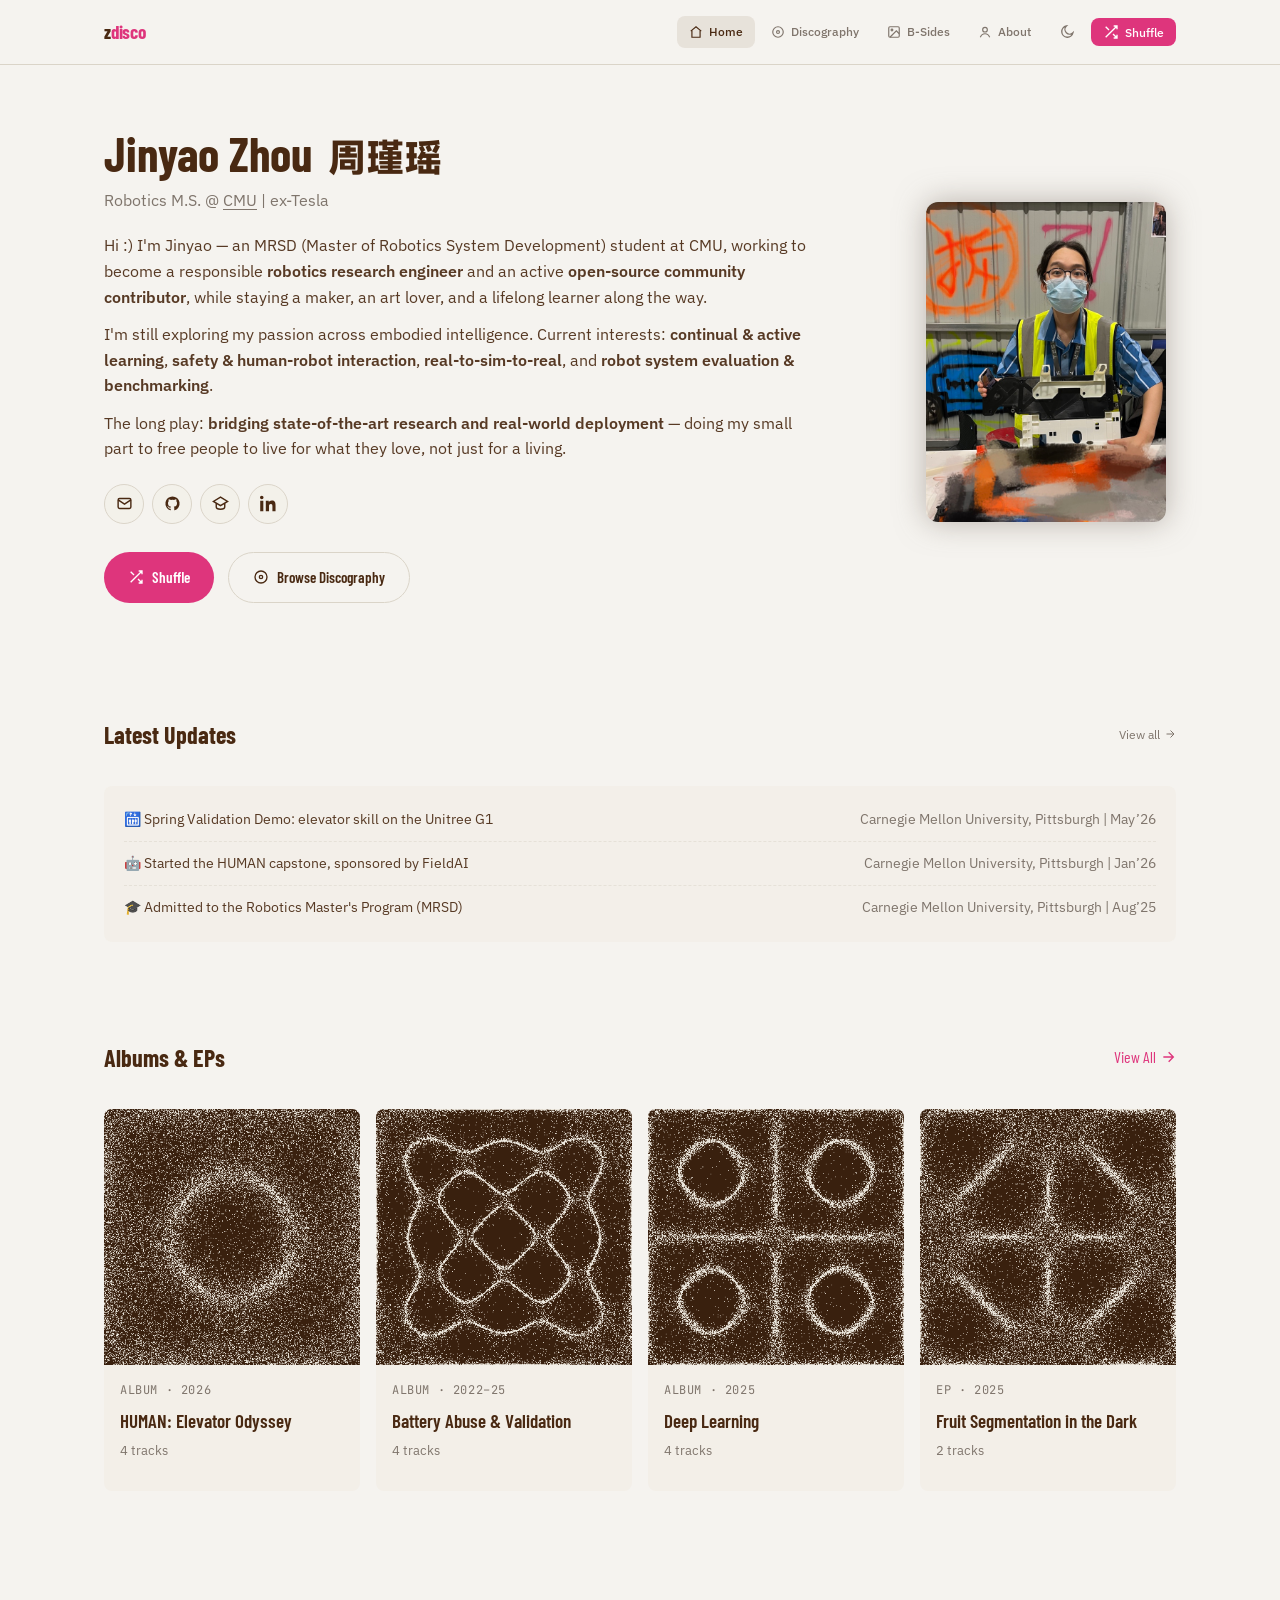
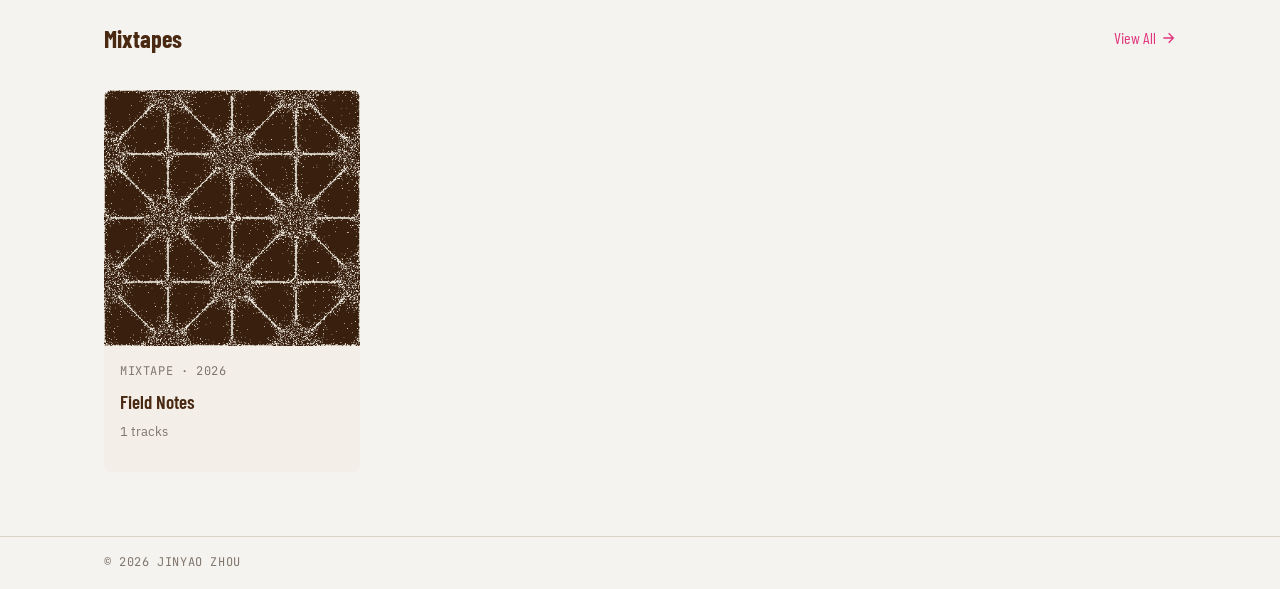
<file: index.html>
<!doctype html>
<html lang="en">
<head>
<meta charset="utf-8">
<meta name="viewport" content="width=device-width, initial-scale=1">
<title>Jinyao Zhou — Robotics Engineer</title>
<meta name="description" content="Jinyao Zhou — robotics engineer at CMU. Humanoid loco-manipulation, real-robot validation, and a discography of everything learned along the way.">
<script>try{var s=localStorage.getItem("theme");if(s?s==="dark":matchMedia("(prefers-color-scheme: dark)").matches)document.documentElement.classList.add("dark")}catch(e){}</script>
<link rel="preconnect" href="https://fonts.googleapis.com">
<link rel="preconnect" href="https://fonts.gstatic.com" crossorigin>
<link href="https://fonts.googleapis.com/css2?family=Barlow:wght@400;500;600;700&family=Barlow+Condensed:wght@400;500;600;700&family=IBM+Plex+Sans:wght@400;500;600&family=JetBrains+Mono:wght@400;500&display=swap" rel="stylesheet">
<link rel="stylesheet" href="assets/style.css">
<link rel="icon" href="data:image/svg+xml,<svg xmlns='http://www.w3.org/2000/svg' viewBox='0 0 100 100'><circle cx='50' cy='50' r='46' fill='%23171310'/><circle cx='50' cy='50' r='30' fill='none' stroke='%23e0388a' stroke-width='4'/><circle cx='50' cy='50' r='8' fill='%23e0388a'/></svg>">
</head>
<body>
<nav class="nav">
  <div class="container wide nav-in">
    <a class="logo" href="index.html">z<span>disco</span></a>
    <div class="nav-right">
      <a class="nav-link" aria-current="page" href="index.html"><svg viewBox="0 0 24 24" fill="none" stroke="currentColor" stroke-width="2"><path d="M3 10.5 12 3l9 7.5"/><path d="M5 9.5V21h14V9.5"/></svg><span class="lbl">Home</span></a>
      <a class="nav-link" href="discography.html"><svg viewBox="0 0 24 24" fill="none" stroke="currentColor" stroke-width="2"><circle cx="12" cy="12" r="9"/><circle cx="12" cy="12" r="2.5"/></svg><span class="lbl">Discography</span></a>
      <a class="nav-link" href="bsides.html"><svg viewBox="0 0 24 24" fill="none" stroke="currentColor" stroke-width="2"><rect x="3" y="3" width="18" height="18" rx="2"/><circle cx="8.5" cy="8.5" r="1.5"/><path d="m21 15-5-5L5 21"/></svg><span class="lbl">B-Sides</span></a>
      <a class="nav-link" href="about.html"><svg viewBox="0 0 24 24" fill="none" stroke="currentColor" stroke-width="2"><circle cx="12" cy="8" r="4"/><path d="M4 21c1.5-4 4.5-6 8-6s6.5 2 8 6"/></svg><span class="lbl">About</span></a>
      <button class="icon-btn" onclick="toggleTheme()" aria-label="Toggle theme">
        <svg class="icon-sun" viewBox="0 0 24 24" fill="none" stroke="currentColor" stroke-width="2"><circle cx="12" cy="12" r="4"/><path d="M12 2v2m0 16v2M4.9 4.9l1.4 1.4m11.4 11.4 1.4 1.4M2 12h2m16 0h2M4.9 19.1l1.4-1.4M17.7 6.3l1.4-1.4"/></svg>
        <svg class="icon-moon" viewBox="0 0 24 24" fill="none" stroke="currentColor" stroke-width="2"><path d="M21 13A8.5 8.5 0 1 1 11 3a7 7 0 0 0 10 10z"/></svg>
      </button>
      <button class="nav-shuffle" onclick="shuffle()"><svg viewBox="0 0 24 24" fill="none" stroke="currentColor" stroke-width="2"><path d="M16 3h5v5M4 20 21 3M21 16v5h-5M15 15l6 6M4 4l5 5"/></svg><span class="lbl">Shuffle</span></button>
    </div>
  </div>
</nav>

<main>
  <!-- hero: academic intro -->
  <section class="hero">
    <div class="container wide hero-in">
      <div class="fade-in">
        <h1>Jinyao Zhou <span class="zh">周瑾瑶</span></h1>
        <p class="role">Robotics M.S. @ <a href="https://www.ri.cmu.edu/" target="_blank" rel="noopener">CMU</a> | ex-Tesla</p>
        <p class="bio">
          Hi :) I'm Jinyao — an MRSD (Master of Robotics System Development) student at CMU,
          working to become a responsible <strong>robotics research engineer</strong> and an active
          <strong>open-source community contributor</strong>, while staying a maker, an art
          lover, and a lifelong learner along the way.
        </p>
        <p class="bio">
          I'm still exploring my passion across embodied intelligence. Current interests:
          <strong>continual &amp; active learning</strong>, <strong>safety &amp; human-robot
          interaction</strong>, <strong>real-to-sim-to-real</strong>, and <strong>robot system
          evaluation &amp; benchmarking</strong>.
        </p>
        <p class="bio">
          The long play: <strong>bridging state-of-the-art research and real-world
          deployment</strong> — doing my small part to free people to live for what they love,
          not just for a living.
        </p>
        <div class="hero-links">
          <a class="chip" aria-label="Email" title="Email" href="mailto:jinyaozh@cs.cmu.edu"><svg viewBox="0 0 24 24" fill="none" stroke="currentColor" stroke-width="2"><rect x="3" y="5" width="18" height="14" rx="2"/><path d="m3 7 9 6 9-6"/></svg></a>
          <a class="chip" aria-label="GitHub" title="GitHub" href="https://github.com/kaleido-jean" target="_blank" rel="noopener"><svg viewBox="0 0 24 24" fill="currentColor"><path d="M12 2a10 10 0 0 0-3.16 19.49c.5.09.68-.22.68-.48v-1.7c-2.78.6-3.37-1.34-3.37-1.34-.45-1.16-1.11-1.47-1.11-1.47-.9-.62.07-.6.07-.6 1 .07 1.53 1.03 1.53 1.03.89 1.52 2.34 1.08 2.91.83.09-.65.35-1.09.63-1.34-2.22-.25-4.55-1.11-4.55-4.94 0-1.09.39-1.98 1.03-2.68-.1-.25-.45-1.27.1-2.64 0 0 .84-.27 2.75 1.02a9.56 9.56 0 0 1 5 0c1.91-1.29 2.75-1.02 2.75-1.02.55 1.37.2 2.39.1 2.64.64.7 1.03 1.59 1.03 2.68 0 3.84-2.34 4.68-4.57 4.93.36.31.68.92.68 1.85V21c0 .27.18.58.69.48A10 10 0 0 0 12 2z"/></svg></a>
          <a class="chip" aria-label="Google Scholar" title="Google Scholar (TODO)" href="#"><svg viewBox="0 0 24 24" fill="none" stroke="currentColor" stroke-width="2"><path d="M12 3 2 9l10 6 10-6-10-6z"/><path d="M6 11.5V17c0 1.7 2.7 3 6 3s6-1.3 6-3v-5.5"/></svg></a>
          <a class="chip" aria-label="LinkedIn" title="LinkedIn" href="https://www.linkedin.com/in/jinyao-zhou-a4422336a/" target="_blank" rel="noopener"><svg viewBox="0 0 24 24" fill="currentColor"><path d="M4.98 3.5A2.49 2.49 0 0 1 2.5 6 2.49 2.49 0 0 1 0 3.5C0 2.12 1.12 1 2.5 1s2.48 1.12 2.48 2.5zM.3 8.2h4.4V23H.3zM8.2 8.2h4.2v2h.06c.59-1.1 2.03-2.27 4.18-2.27 4.47 0 5.3 2.94 5.3 6.77V23h-4.4v-6.7c0-1.6-.03-3.66-2.23-3.66-2.24 0-2.58 1.74-2.58 3.54V23H8.2z"/></svg></a>
        </div>
        <div class="hero-ctas">
          <button class="btn-pill primary" onclick="shuffle()"><svg viewBox="0 0 24 24" fill="none" stroke="currentColor" stroke-width="2"><path d="M16 3h5v5M4 20 21 3M21 16v5h-5M15 15l6 6M4 4l5 5"/></svg>Shuffle</button>
          <a class="btn-pill outline" href="discography.html"><svg viewBox="0 0 24 24" fill="none" stroke="currentColor" stroke-width="2"><circle cx="12" cy="12" r="9"/><circle cx="12" cy="12" r="2.5"/></svg>Browse Discography</a>
        </div>
      </div>
      <div class="hero-photo fade-in d2">
        <img src="assets/profile.jpg" alt="Portrait of Jinyao Zhou">
      </div>
    </div>
  </section>

  <!-- Latest Updates -->
  <section class="block">
    <div class="container wide">
      <div class="sec-head">
        <h2>Latest Updates</h2>
        <a class="more xs" href="about.html">View all <svg viewBox="0 0 24 24" fill="none" stroke="currentColor" stroke-width="2" style="width:12px;height:12px"><path d="M5 12h14M13 5l7 7-7 7"/></svg></a>
      </div>
      <div class="updates" data-updates data-limit="3"></div>
    </div>
  </section>

  <!-- Albums & EPs: the projects -->
  <section class="block lg">
    <div class="container wide">
      <div class="sec-head">
        <h2>Albums &amp; EPs</h2>
        <a class="more" href="discography.html">View All <svg viewBox="0 0 24 24" fill="none" stroke="currentColor" stroke-width="2"><path d="M5 12h14M13 5l7 7-7 7"/></svg></a>
      </div>
      <div class="grid-albums" data-albums="4" data-types="album,ep"></div>
    </div>
  </section>

  <!-- Mixtapes: casual notes & essays -->
  <section class="block lg">
    <div class="container wide">
      <div class="sec-head">
        <h2>Mixtapes</h2>
        <a class="more" href="discography.html">View All <svg viewBox="0 0 24 24" fill="none" stroke="currentColor" stroke-width="2"><path d="M5 12h14M13 5l7 7-7 7"/></svg></a>
      </div>
      <div class="grid-albums" data-albums="4" data-types="mixtape" data-empty-hide></div>
    </div>
  </section>

  <!-- B-Sides preview: photos & artworks -->
  <section class="block lg">
    <div class="container wide">
      <div class="sec-head">
        <h2>B-Sides</h2>
        <a class="more" href="bsides.html">Gallery <svg viewBox="0 0 24 24" fill="none" stroke="currentColor" stroke-width="2"><path d="M5 12h14M13 5l7 7-7 7"/></svg></a>
      </div>
      <div class="grid-photos" data-photos data-empty-hide></div>
    </div>
  </section>
</main>

<footer class="site">
  <div class="container wide">
    <span class="metadata">© 2026 Jinyao Zhou</span>
  </div>
</footer>

<script src="assets/albums.js"></script>
<script src="assets/site.js"></script>
<script src="assets/chladni.js"></script>
</body>
</html>
</file>
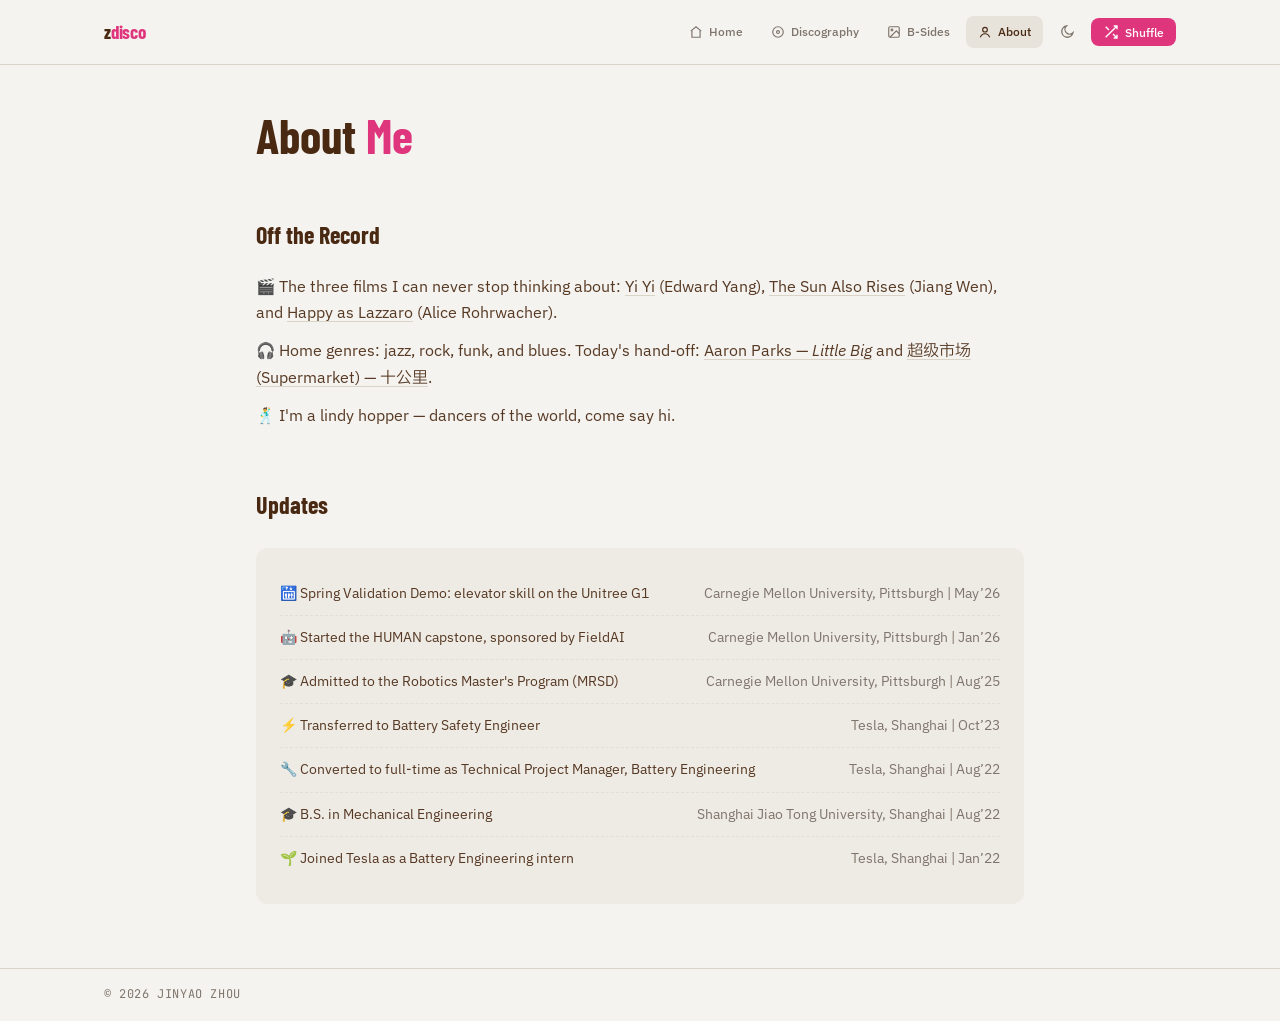
<file: about.html>
<!doctype html>
<html lang="en">
<head>
<meta charset="utf-8">
<meta name="viewport" content="width=device-width, initial-scale=1">
<title>About — Jinyao Zhou</title>
<script>try{var s=localStorage.getItem("theme");if(s?s==="dark":matchMedia("(prefers-color-scheme: dark)").matches)document.documentElement.classList.add("dark")}catch(e){}</script>
<link rel="preconnect" href="https://fonts.googleapis.com">
<link rel="preconnect" href="https://fonts.gstatic.com" crossorigin>
<link href="https://fonts.googleapis.com/css2?family=Barlow:wght@400;500;600;700&family=Barlow+Condensed:wght@400;500;600;700&family=IBM+Plex+Sans:wght@400;500;600&family=JetBrains+Mono:wght@400;500&display=swap" rel="stylesheet">
<link rel="stylesheet" href="assets/style.css">
<link rel="icon" href="data:image/svg+xml,<svg xmlns='http://www.w3.org/2000/svg' viewBox='0 0 100 100'><circle cx='50' cy='50' r='46' fill='%23171310'/><circle cx='50' cy='50' r='30' fill='none' stroke='%23e0388a' stroke-width='4'/><circle cx='50' cy='50' r='8' fill='%23e0388a'/></svg>">
</head>
<body>
<nav class="nav">
  <div class="container wide nav-in">
    <a class="logo" href="index.html">z<span>disco</span></a>
    <div class="nav-right">
      <a class="nav-link" href="index.html"><svg viewBox="0 0 24 24" fill="none" stroke="currentColor" stroke-width="2"><path d="M3 10.5 12 3l9 7.5"/><path d="M5 9.5V21h14V9.5"/></svg><span class="lbl">Home</span></a>
      <a class="nav-link" href="discography.html"><svg viewBox="0 0 24 24" fill="none" stroke="currentColor" stroke-width="2"><circle cx="12" cy="12" r="9"/><circle cx="12" cy="12" r="2.5"/></svg><span class="lbl">Discography</span></a>
      <a class="nav-link" href="bsides.html"><svg viewBox="0 0 24 24" fill="none" stroke="currentColor" stroke-width="2"><rect x="3" y="3" width="18" height="18" rx="2"/><circle cx="8.5" cy="8.5" r="1.5"/><path d="m21 15-5-5L5 21"/></svg><span class="lbl">B-Sides</span></a>
      <a class="nav-link" aria-current="page" href="about.html"><svg viewBox="0 0 24 24" fill="none" stroke="currentColor" stroke-width="2"><circle cx="12" cy="8" r="4"/><path d="M4 21c1.5-4 4.5-6 8-6s6.5 2 8 6"/></svg><span class="lbl">About</span></a>
      <button class="icon-btn" onclick="toggleTheme()" aria-label="Toggle theme">
        <svg class="icon-sun" viewBox="0 0 24 24" fill="none" stroke="currentColor" stroke-width="2"><circle cx="12" cy="12" r="4"/><path d="M12 2v2m0 16v2M4.9 4.9l1.4 1.4m11.4 11.4 1.4 1.4M2 12h2m16 0h2M4.9 19.1l1.4-1.4M17.7 6.3l1.4-1.4"/></svg>
        <svg class="icon-moon" viewBox="0 0 24 24" fill="none" stroke="currentColor" stroke-width="2"><path d="M21 13A8.5 8.5 0 1 1 11 3a7 7 0 0 0 10 10z"/></svg>
      </button>
      <button class="nav-shuffle" onclick="shuffle()"><svg viewBox="0 0 24 24" fill="none" stroke="currentColor" stroke-width="2"><path d="M16 3h5v5M4 20 21 3M21 16v5h-5M15 15l6 6M4 4l5 5"/></svg><span class="lbl">Shuffle</span></button>
    </div>
  </div>
</nav>
<main>
  <div class="container narrow page-pad">
    <div class="about-prose fade-in">
      <h1>About <span class="text-gradient">Me</span></h1>
    </div>
    <div class="off-record fade-in d2">
      <h2>Off the Record</h2>
      <ul>
        <li>🎬 The three films I can never stop thinking about:
          <a href="https://letterboxd.com/film/yi-yi/" target="_blank" rel="noopener">Yi Yi</a> (Edward Yang),
          <a href="https://letterboxd.com/film/the-sun-also-rises-2007/" target="_blank" rel="noopener">The Sun Also Rises</a> (Jiang Wen),
          and <a href="https://letterboxd.com/film/happy-as-lazzaro/" target="_blank" rel="noopener">Happy as Lazzaro</a> (Alice Rohrwacher).</li>
        <li>🎧 Home genres: jazz, rock, funk, and blues. Today's hand-off:
          <a href="https://aaronparksmusic.bandcamp.com/album/little-big" target="_blank" rel="noopener">Aaron Parks — <em>Little Big</em></a>
          and <a href="https://open.spotify.com/track/6UT0sBozE2KPWdEX4pE7jv" target="_blank" rel="noopener">超级市场 (Supermarket) — 十公里</a>.</li>
        <li>🕺 I'm a lindy hopper — dancers of the world, come say hi.</li>
      </ul>
    </div>

    <div class="about-updates fade-in d3">
      <h2>Updates</h2>
      <div class="card" data-updates></div>
    </div>
  </div>
</main>
<footer class="site">
  <div class="container wide">
    <span class="metadata">© 2026 Jinyao Zhou</span>
  </div>
</footer>
<script src="assets/albums.js"></script>
<script src="assets/site.js"></script>
<script src="assets/chladni.js"></script>
</body>
</html>
</file>
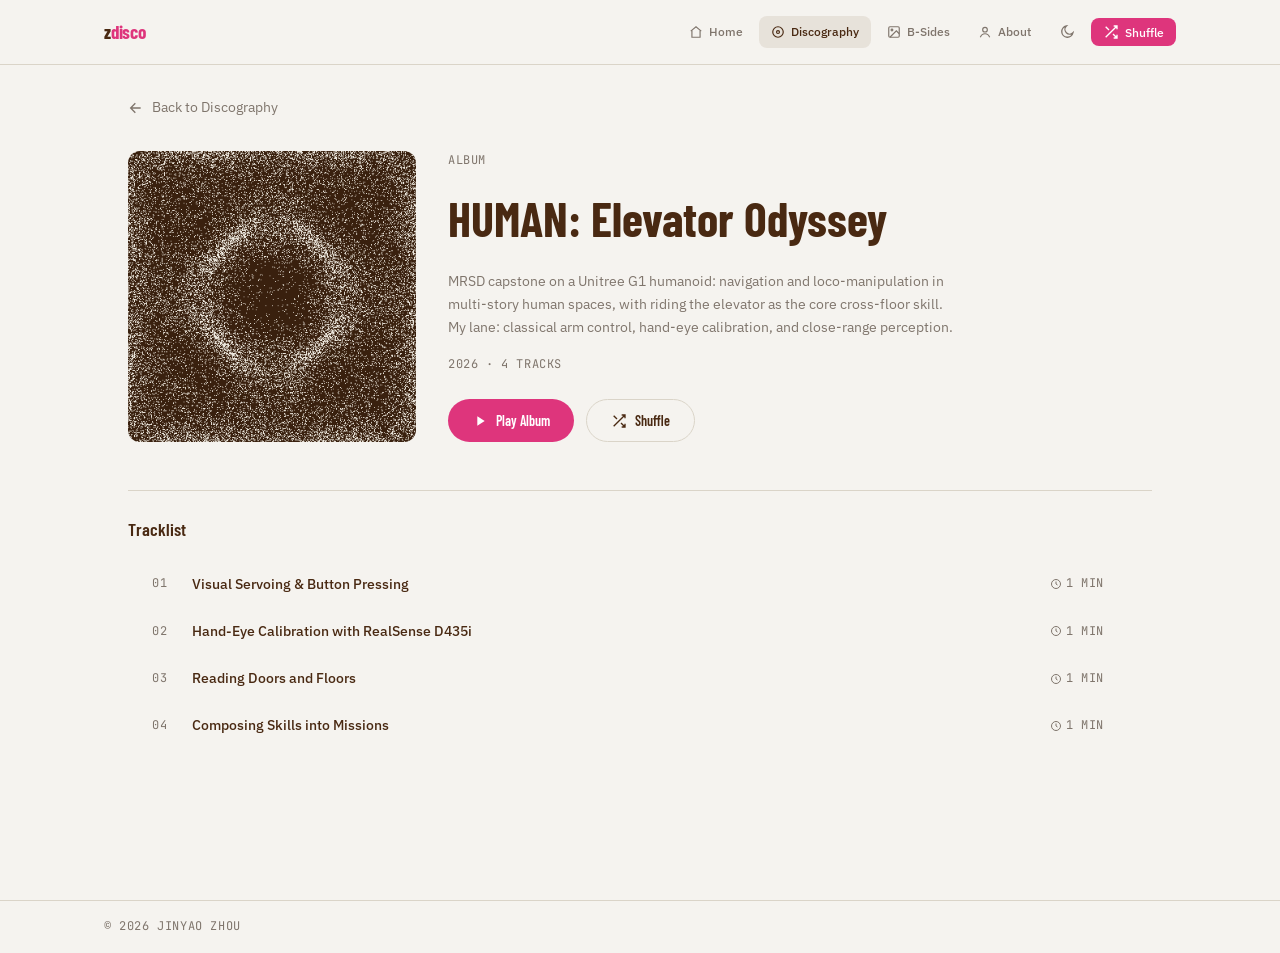
<file: album.html>
<!doctype html>
<html lang="en">
<head>
<meta charset="utf-8">
<meta name="viewport" content="width=device-width, initial-scale=1">
<title>Album — Jinyao Zhou</title>
<script>try{var s=localStorage.getItem("theme");if(s?s==="dark":matchMedia("(prefers-color-scheme: dark)").matches)document.documentElement.classList.add("dark")}catch(e){}</script>
<link rel="preconnect" href="https://fonts.googleapis.com">
<link rel="preconnect" href="https://fonts.gstatic.com" crossorigin>
<link href="https://fonts.googleapis.com/css2?family=Barlow:wght@400;500;600;700&family=Barlow+Condensed:wght@400;500;600;700&family=IBM+Plex+Sans:wght@400;500;600&family=JetBrains+Mono:wght@400;500&display=swap" rel="stylesheet">
<link rel="stylesheet" href="assets/style.css">
<link rel="icon" href="data:image/svg+xml,<svg xmlns='http://www.w3.org/2000/svg' viewBox='0 0 100 100'><circle cx='50' cy='50' r='46' fill='%23171310'/><circle cx='50' cy='50' r='30' fill='none' stroke='%23e0388a' stroke-width='4'/><circle cx='50' cy='50' r='8' fill='%23e0388a'/></svg>">
</head>
<body>
<nav class="nav">
  <div class="container wide nav-in">
    <a class="logo" href="index.html">z<span>disco</span></a>
    <div class="nav-right">
      <a class="nav-link" href="index.html"><svg viewBox="0 0 24 24" fill="none" stroke="currentColor" stroke-width="2"><path d="M3 10.5 12 3l9 7.5"/><path d="M5 9.5V21h14V9.5"/></svg><span class="lbl">Home</span></a>
      <a class="nav-link" aria-current="page" href="discography.html"><svg viewBox="0 0 24 24" fill="none" stroke="currentColor" stroke-width="2"><circle cx="12" cy="12" r="9"/><circle cx="12" cy="12" r="2.5"/></svg><span class="lbl">Discography</span></a>
      <a class="nav-link" href="bsides.html"><svg viewBox="0 0 24 24" fill="none" stroke="currentColor" stroke-width="2"><rect x="3" y="3" width="18" height="18" rx="2"/><circle cx="8.5" cy="8.5" r="1.5"/><path d="m21 15-5-5L5 21"/></svg><span class="lbl">B-Sides</span></a>
      <a class="nav-link" href="about.html"><svg viewBox="0 0 24 24" fill="none" stroke="currentColor" stroke-width="2"><circle cx="12" cy="8" r="4"/><path d="M4 21c1.5-4 4.5-6 8-6s6.5 2 8 6"/></svg><span class="lbl">About</span></a>
      <button class="icon-btn" onclick="toggleTheme()" aria-label="Toggle theme">
        <svg class="icon-sun" viewBox="0 0 24 24" fill="none" stroke="currentColor" stroke-width="2"><circle cx="12" cy="12" r="4"/><path d="M12 2v2m0 16v2M4.9 4.9l1.4 1.4m11.4 11.4 1.4 1.4M2 12h2m16 0h2M4.9 19.1l1.4-1.4M17.7 6.3l1.4-1.4"/></svg>
        <svg class="icon-moon" viewBox="0 0 24 24" fill="none" stroke="currentColor" stroke-width="2"><path d="M21 13A8.5 8.5 0 1 1 11 3a7 7 0 0 0 10 10z"/></svg>
      </button>
      <button class="nav-shuffle" onclick="shuffle()"><svg viewBox="0 0 24 24" fill="none" stroke="currentColor" stroke-width="2"><path d="M16 3h5v5M4 20 21 3M21 16v5h-5M15 15l6 6M4 4l5 5"/></svg><span class="lbl">Shuffle</span></button>
    </div>
  </div>
</nav>
<main>
  <div class="container page-pad" data-album-page>
    <a class="back-link" href="discography.html"><svg viewBox="0 0 24 24" fill="none" stroke="currentColor" stroke-width="2"><path d="M19 12H5M11 19l-7-7 7-7"/></svg>Back to Discography</a>
    <div class="album-hero fade-in">
      <div class="art"><img src="" alt=""></div>
      <div class="info">
        <span class="metadata" data-kind></span>
        <h1></h1>
        <p class="desc"></p>
        <div class="metadata" data-stats></div>
        <div class="actions">
          <button class="btn-pill primary" data-play><svg viewBox="0 0 24 24" fill="currentColor"><path d="M8 5v14l11-7z"/></svg>Play Album</button>
          <button class="btn-pill outline" data-shuffle-album><svg viewBox="0 0 24 24" fill="none" stroke="currentColor" stroke-width="2"><path d="M16 3h5v5M4 20 21 3M21 16v5h-5M15 15l6 6M4 4l5 5"/></svg>Shuffle</button>
        </div>
      </div>
    </div>
    <div class="tracklist-wrap">
      <h2>Tracklist</h2>
      <div data-tracks></div>
    </div>
  </div>
</main>
<footer class="site">
  <div class="container wide">
    <span class="metadata">© 2026 Jinyao Zhou</span>
  </div>
</footer>
<script src="assets/albums.js"></script>
<script src="assets/site.js"></script>
<script src="assets/chladni.js"></script>
</body>
</html>
</file>
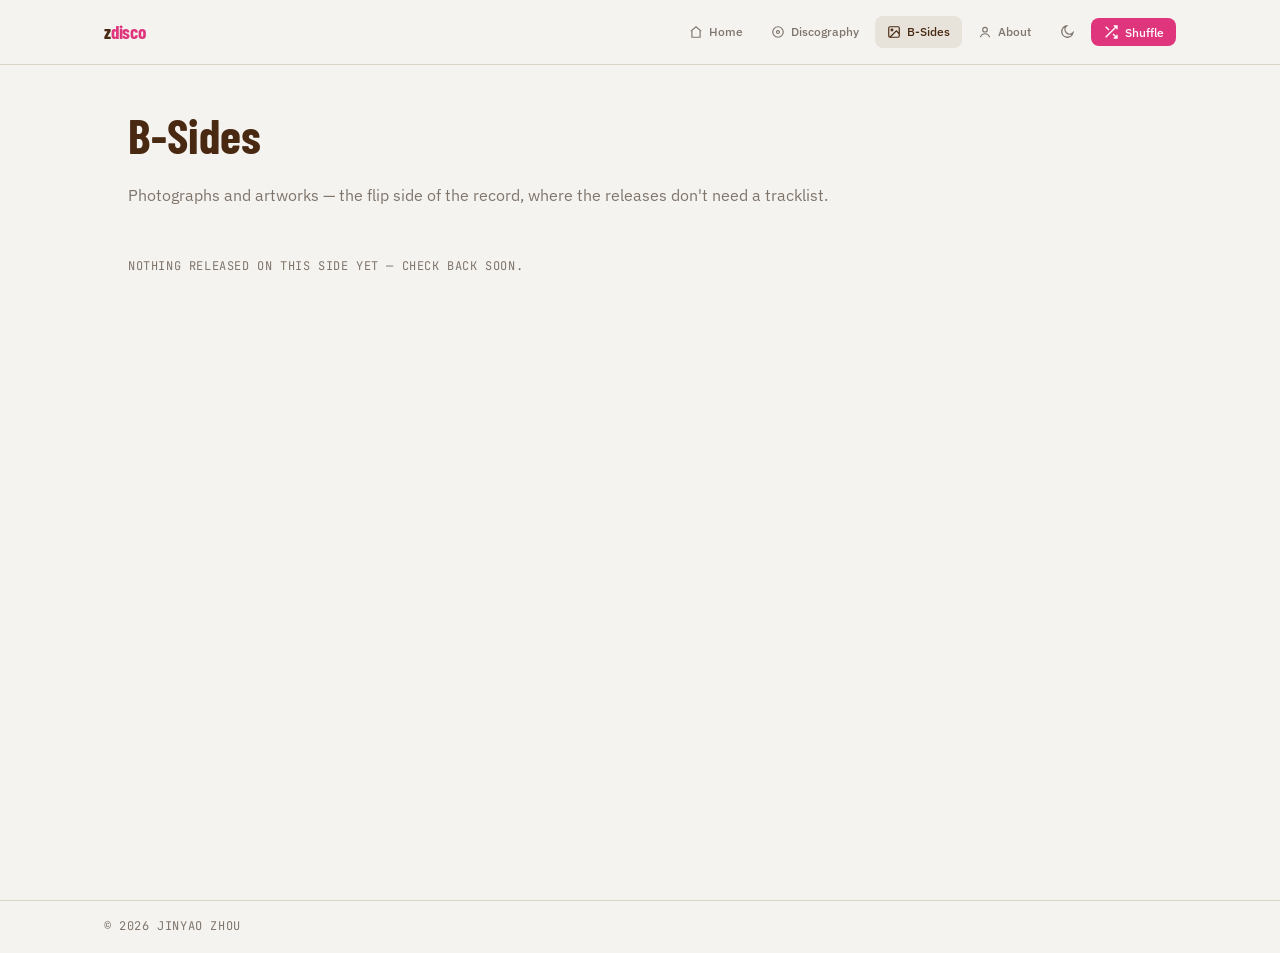
<file: bsides.html>
<!doctype html>
<html lang="en">
<head>
<meta charset="utf-8">
<meta name="viewport" content="width=device-width, initial-scale=1">
<title>B-Sides — Jinyao Zhou</title>
<script>try{var s=localStorage.getItem("theme");if(s?s==="dark":matchMedia("(prefers-color-scheme: dark)").matches)document.documentElement.classList.add("dark")}catch(e){}</script>
<link rel="preconnect" href="https://fonts.googleapis.com">
<link rel="preconnect" href="https://fonts.gstatic.com" crossorigin>
<link href="https://fonts.googleapis.com/css2?family=Barlow:wght@400;500;600;700&family=Barlow+Condensed:wght@400;500;600;700&family=IBM+Plex+Sans:wght@400;500;600&family=JetBrains+Mono:wght@400;500&display=swap" rel="stylesheet">
<link rel="stylesheet" href="assets/style.css">
<link rel="icon" href="data:image/svg+xml,<svg xmlns='http://www.w3.org/2000/svg' viewBox='0 0 100 100'><circle cx='50' cy='50' r='46' fill='%23171310'/><circle cx='50' cy='50' r='30' fill='none' stroke='%23e0388a' stroke-width='4'/><circle cx='50' cy='50' r='8' fill='%23e0388a'/></svg>">
</head>
<body>
<nav class="nav">
  <div class="container wide nav-in">
    <a class="logo" href="index.html">z<span>disco</span></a>
    <div class="nav-right">
      <a class="nav-link" href="index.html"><svg viewBox="0 0 24 24" fill="none" stroke="currentColor" stroke-width="2"><path d="M3 10.5 12 3l9 7.5"/><path d="M5 9.5V21h14V9.5"/></svg><span class="lbl">Home</span></a>
      <a class="nav-link" href="discography.html"><svg viewBox="0 0 24 24" fill="none" stroke="currentColor" stroke-width="2"><circle cx="12" cy="12" r="9"/><circle cx="12" cy="12" r="2.5"/></svg><span class="lbl">Discography</span></a>
      <a class="nav-link" aria-current="page" href="bsides.html"><svg viewBox="0 0 24 24" fill="none" stroke="currentColor" stroke-width="2"><rect x="3" y="3" width="18" height="18" rx="2"/><circle cx="8.5" cy="8.5" r="1.5"/><path d="m21 15-5-5L5 21"/></svg><span class="lbl">B-Sides</span></a>
      <a class="nav-link" href="about.html"><svg viewBox="0 0 24 24" fill="none" stroke="currentColor" stroke-width="2"><circle cx="12" cy="8" r="4"/><path d="M4 21c1.5-4 4.5-6 8-6s6.5 2 8 6"/></svg><span class="lbl">About</span></a>
      <button class="icon-btn" onclick="toggleTheme()" aria-label="Toggle theme">
        <svg class="icon-sun" viewBox="0 0 24 24" fill="none" stroke="currentColor" stroke-width="2"><circle cx="12" cy="12" r="4"/><path d="M12 2v2m0 16v2M4.9 4.9l1.4 1.4m11.4 11.4 1.4 1.4M2 12h2m16 0h2M4.9 19.1l1.4-1.4M17.7 6.3l1.4-1.4"/></svg>
        <svg class="icon-moon" viewBox="0 0 24 24" fill="none" stroke="currentColor" stroke-width="2"><path d="M21 13A8.5 8.5 0 1 1 11 3a7 7 0 0 0 10 10z"/></svg>
      </button>
      <button class="nav-shuffle" onclick="shuffle()"><svg viewBox="0 0 24 24" fill="none" stroke="currentColor" stroke-width="2"><path d="M16 3h5v5M4 20 21 3M21 16v5h-5M15 15l6 6M4 4l5 5"/></svg><span class="lbl">Shuffle</span></button>
    </div>
  </div>
</nav>
<main>
  <div class="container page-pad">
    <div class="page-head fade-in">
      <h1>B-Sides</h1>
      <p>Photographs and artworks — the flip side of the record, where the releases don't need a tracklist.</p>
    </div>
    <div class="grid-photos gallery" data-photos></div>
  </div>
</main>
<footer class="site">
  <div class="container wide">
    <span class="metadata">© 2026 Jinyao Zhou</span>
  </div>
</footer>
<script src="assets/albums.js"></script>
<script src="assets/site.js"></script>
<script src="assets/chladni.js"></script>
</body>
</html>
</file>
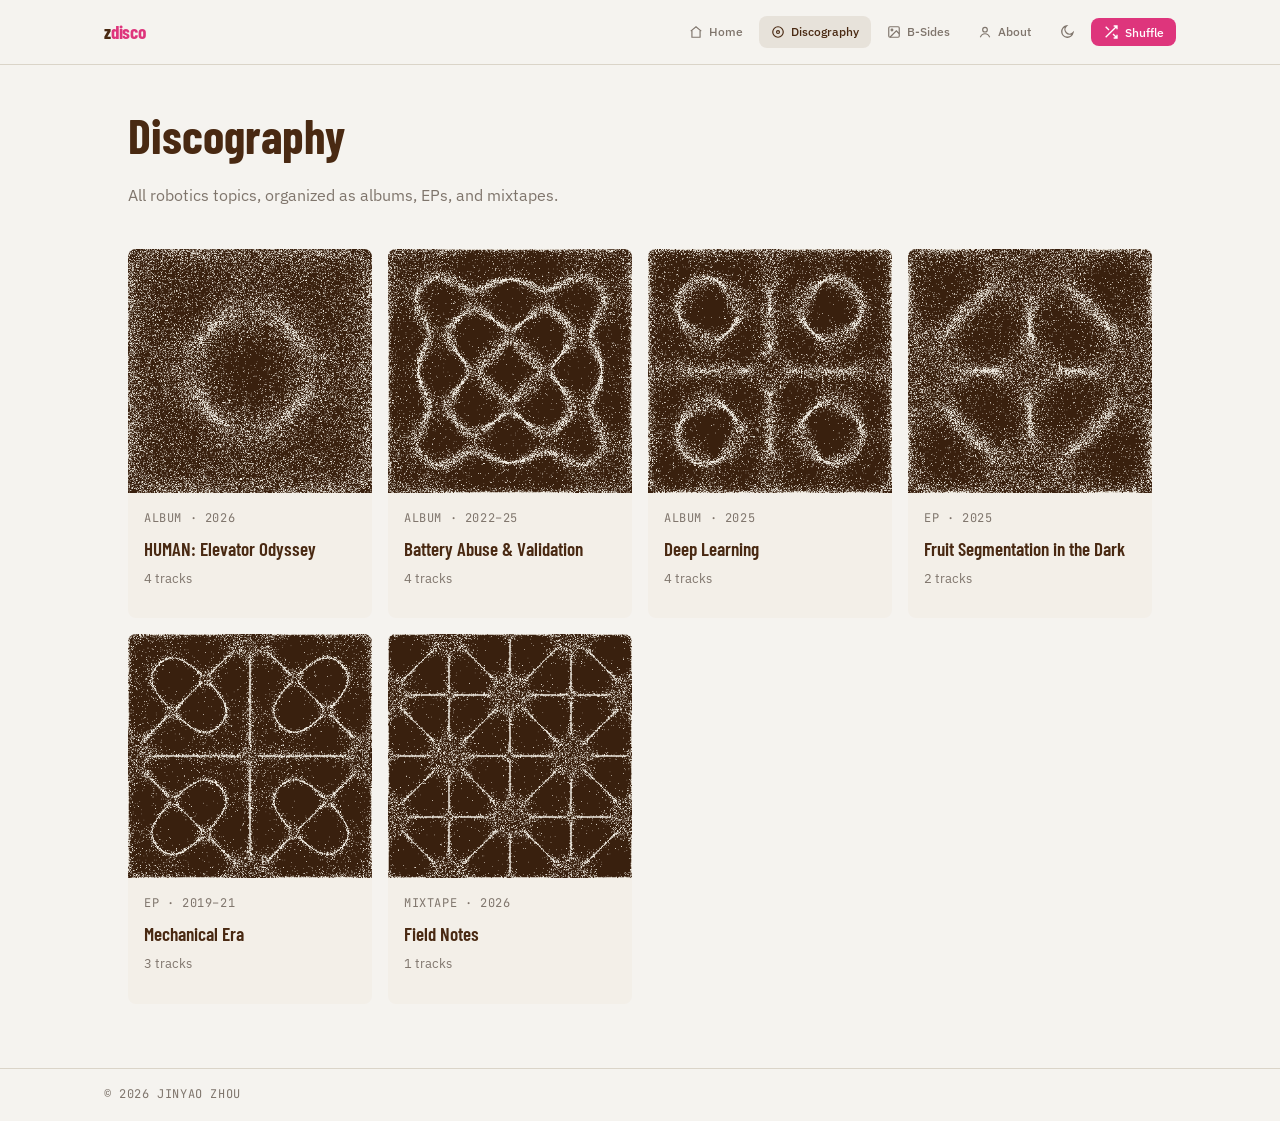
<file: discography.html>
<!doctype html>
<html lang="en">
<head>
<meta charset="utf-8">
<meta name="viewport" content="width=device-width, initial-scale=1">
<title>Discography — Jinyao Zhou</title>
<script>try{var s=localStorage.getItem("theme");if(s?s==="dark":matchMedia("(prefers-color-scheme: dark)").matches)document.documentElement.classList.add("dark")}catch(e){}</script>
<link rel="preconnect" href="https://fonts.googleapis.com">
<link rel="preconnect" href="https://fonts.gstatic.com" crossorigin>
<link href="https://fonts.googleapis.com/css2?family=Barlow:wght@400;500;600;700&family=Barlow+Condensed:wght@400;500;600;700&family=IBM+Plex+Sans:wght@400;500;600&family=JetBrains+Mono:wght@400;500&display=swap" rel="stylesheet">
<link rel="stylesheet" href="assets/style.css">
<link rel="icon" href="data:image/svg+xml,<svg xmlns='http://www.w3.org/2000/svg' viewBox='0 0 100 100'><circle cx='50' cy='50' r='46' fill='%23171310'/><circle cx='50' cy='50' r='30' fill='none' stroke='%23e0388a' stroke-width='4'/><circle cx='50' cy='50' r='8' fill='%23e0388a'/></svg>">
</head>
<body>
<nav class="nav">
  <div class="container wide nav-in">
    <a class="logo" href="index.html">z<span>disco</span></a>
    <div class="nav-right">
      <a class="nav-link" href="index.html"><svg viewBox="0 0 24 24" fill="none" stroke="currentColor" stroke-width="2"><path d="M3 10.5 12 3l9 7.5"/><path d="M5 9.5V21h14V9.5"/></svg><span class="lbl">Home</span></a>
      <a class="nav-link" aria-current="page" href="discography.html"><svg viewBox="0 0 24 24" fill="none" stroke="currentColor" stroke-width="2"><circle cx="12" cy="12" r="9"/><circle cx="12" cy="12" r="2.5"/></svg><span class="lbl">Discography</span></a>
      <a class="nav-link" href="bsides.html"><svg viewBox="0 0 24 24" fill="none" stroke="currentColor" stroke-width="2"><rect x="3" y="3" width="18" height="18" rx="2"/><circle cx="8.5" cy="8.5" r="1.5"/><path d="m21 15-5-5L5 21"/></svg><span class="lbl">B-Sides</span></a>
      <a class="nav-link" href="about.html"><svg viewBox="0 0 24 24" fill="none" stroke="currentColor" stroke-width="2"><circle cx="12" cy="8" r="4"/><path d="M4 21c1.5-4 4.5-6 8-6s6.5 2 8 6"/></svg><span class="lbl">About</span></a>
      <button class="icon-btn" onclick="toggleTheme()" aria-label="Toggle theme">
        <svg class="icon-sun" viewBox="0 0 24 24" fill="none" stroke="currentColor" stroke-width="2"><circle cx="12" cy="12" r="4"/><path d="M12 2v2m0 16v2M4.9 4.9l1.4 1.4m11.4 11.4 1.4 1.4M2 12h2m16 0h2M4.9 19.1l1.4-1.4M17.7 6.3l1.4-1.4"/></svg>
        <svg class="icon-moon" viewBox="0 0 24 24" fill="none" stroke="currentColor" stroke-width="2"><path d="M21 13A8.5 8.5 0 1 1 11 3a7 7 0 0 0 10 10z"/></svg>
      </button>
      <button class="nav-shuffle" onclick="shuffle()"><svg viewBox="0 0 24 24" fill="none" stroke="currentColor" stroke-width="2"><path d="M16 3h5v5M4 20 21 3M21 16v5h-5M15 15l6 6M4 4l5 5"/></svg><span class="lbl">Shuffle</span></button>
    </div>
  </div>
</nav>
<main>
  <div class="container page-pad">
    <div class="page-head fade-in">
      <h1>Discography</h1>
      <p>All robotics topics, organized as albums, EPs, and mixtapes.</p>
    </div>
    <div class="grid-albums all" data-albums></div>
  </div>
</main>
<footer class="site">
  <div class="container wide">
    <span class="metadata">© 2026 Jinyao Zhou</span>
  </div>
</footer>
<script src="assets/albums.js"></script>
<script src="assets/site.js"></script>
<script src="assets/chladni.js"></script>
</body>
</html>
</file>
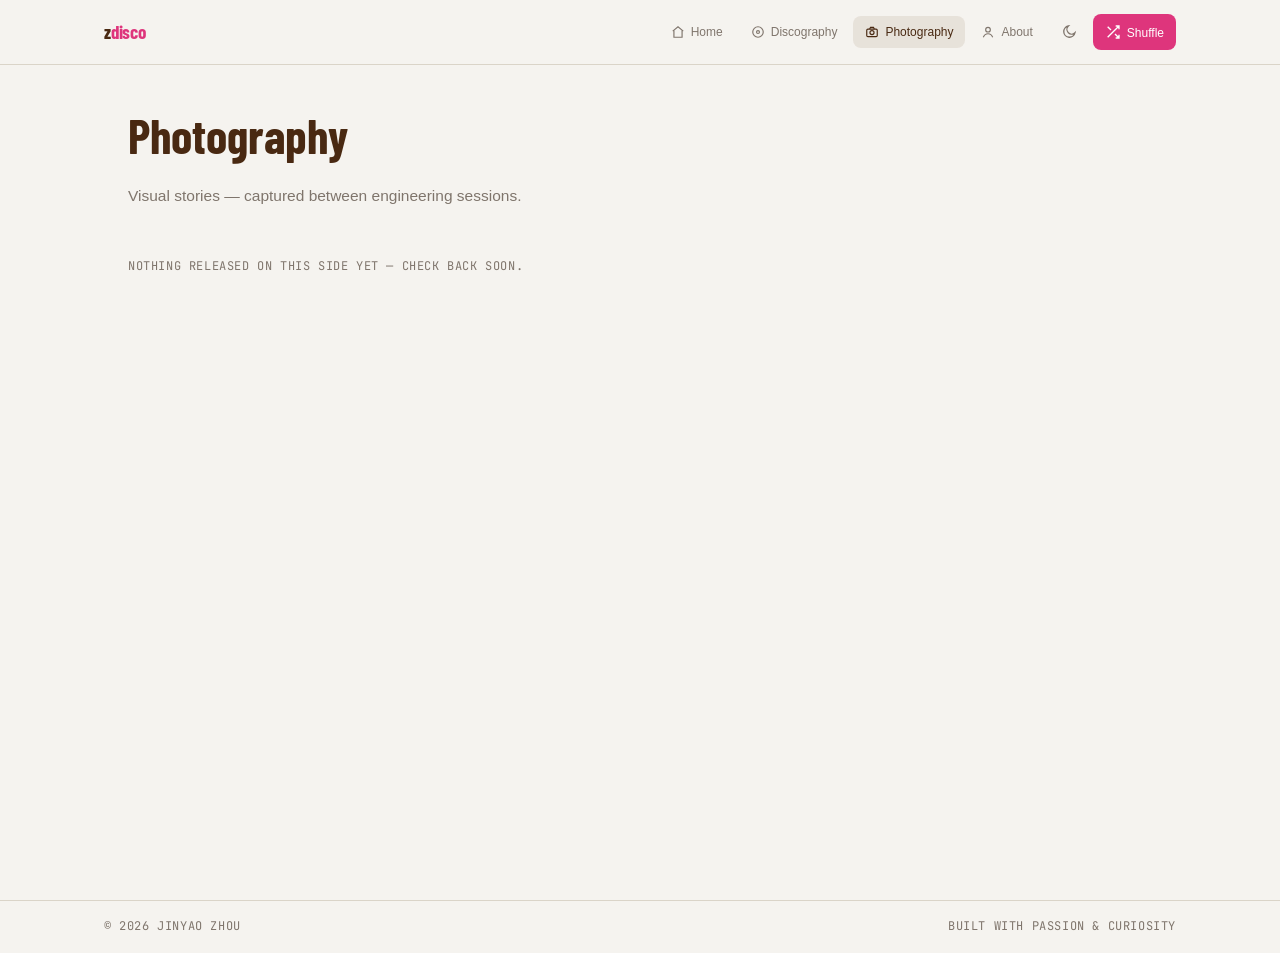
<file: photography.html>
<!doctype html>
<html lang="en">
<head>
<meta charset="utf-8">
<meta name="viewport" content="width=device-width, initial-scale=1">
<title>Photography — Jinyao Zhou</title>
<script>try{var s=localStorage.getItem("theme");if(s?s==="dark":matchMedia("(prefers-color-scheme: dark)").matches)document.documentElement.classList.add("dark")}catch(e){}</script>
<link rel="preconnect" href="https://fonts.googleapis.com">
<link rel="preconnect" href="https://fonts.gstatic.com" crossorigin>
<link href="https://fonts.googleapis.com/css2?family=Barlow:wght@400;500;600;700&family=Barlow+Condensed:wght@400;500;600;700&family=Inter:wght@300;400;500;600&family=JetBrains+Mono:wght@400;500&display=swap" rel="stylesheet">
<link rel="stylesheet" href="assets/style.css">
<link rel="icon" href="data:image/svg+xml,<svg xmlns='http://www.w3.org/2000/svg' viewBox='0 0 100 100'><circle cx='50' cy='50' r='46' fill='%23171310'/><circle cx='50' cy='50' r='30' fill='none' stroke='%2384bf26' stroke-width='4'/><circle cx='50' cy='50' r='8' fill='%2384bf26'/></svg>">
</head>
<body>
<nav class="nav">
  <div class="container wide nav-in">
    <a class="logo" href="index.html">z<span>disco</span></a>
    <div class="nav-right">
      <a class="nav-link" href="index.html"><svg viewBox="0 0 24 24" fill="none" stroke="currentColor" stroke-width="2"><path d="M3 10.5 12 3l9 7.5"/><path d="M5 9.5V21h14V9.5"/></svg><span class="lbl">Home</span></a>
      <a class="nav-link" href="discography.html"><svg viewBox="0 0 24 24" fill="none" stroke="currentColor" stroke-width="2"><circle cx="12" cy="12" r="9"/><circle cx="12" cy="12" r="2.5"/></svg><span class="lbl">Discography</span></a>
      <a class="nav-link" aria-current="page" href="photography.html"><svg viewBox="0 0 24 24" fill="none" stroke="currentColor" stroke-width="2"><rect x="3" y="7" width="18" height="13" rx="2"/><path d="M8 7l1.5-3h5L16 7"/><circle cx="12" cy="13" r="3.5"/></svg><span class="lbl">Photography</span></a>
      <a class="nav-link" href="about.html"><svg viewBox="0 0 24 24" fill="none" stroke="currentColor" stroke-width="2"><circle cx="12" cy="8" r="4"/><path d="M4 21c1.5-4 4.5-6 8-6s6.5 2 8 6"/></svg><span class="lbl">About</span></a>
      <button class="icon-btn" onclick="toggleTheme()" aria-label="Toggle theme">
        <svg class="icon-sun" viewBox="0 0 24 24" fill="none" stroke="currentColor" stroke-width="2"><circle cx="12" cy="12" r="4"/><path d="M12 2v2m0 16v2M4.9 4.9l1.4 1.4m11.4 11.4 1.4 1.4M2 12h2m16 0h2M4.9 19.1l1.4-1.4M17.7 6.3l1.4-1.4"/></svg>
        <svg class="icon-moon" viewBox="0 0 24 24" fill="none" stroke="currentColor" stroke-width="2"><path d="M21 13A8.5 8.5 0 1 1 11 3a7 7 0 0 0 10 10z"/></svg>
      </button>
      <button class="nav-shuffle" onclick="shuffle()"><svg viewBox="0 0 24 24" fill="none" stroke="currentColor" stroke-width="2"><path d="M16 3h5v5M4 20 21 3M21 16v5h-5M15 15l6 6M4 4l5 5"/></svg><span class="lbl">Shuffle</span></button>
    </div>
  </div>
</nav>
<main>
  <div class="container page-pad">
    <div class="page-head fade-in">
      <h1>Photography</h1>
      <p>Visual stories — captured between engineering sessions.</p>
    </div>
    <div class="grid-photos gallery" data-photos></div>
  </div>
</main>
<footer class="site">
  <div class="container wide">
    <span class="metadata">© 2026 Jinyao Zhou</span>
    <span class="metadata">Built with passion &amp; curiosity</span>
  </div>
</footer>
<script src="assets/albums.js"></script>
<script src="assets/site.js"></script>
<script src="assets/chladni.js"></script>
</body>
</html>
</file>
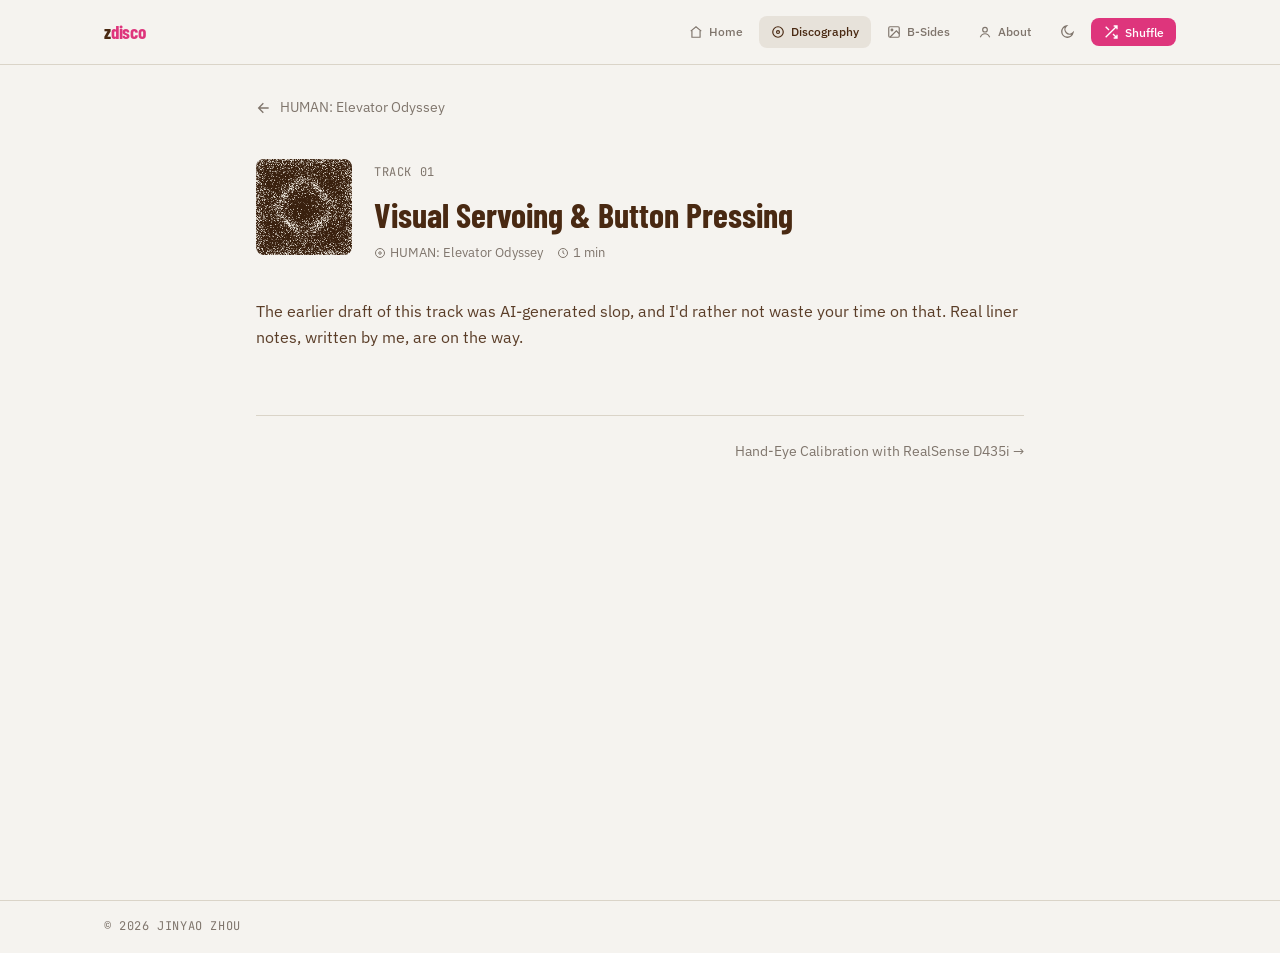
<file: track.html>
<!doctype html>
<html lang="en">
<head>
<meta charset="utf-8">
<meta name="viewport" content="width=device-width, initial-scale=1">
<title>Track — Jinyao Zhou</title>
<script>try{var s=localStorage.getItem("theme");if(s?s==="dark":matchMedia("(prefers-color-scheme: dark)").matches)document.documentElement.classList.add("dark")}catch(e){}</script>
<link rel="preconnect" href="https://fonts.googleapis.com">
<link rel="preconnect" href="https://fonts.gstatic.com" crossorigin>
<link href="https://fonts.googleapis.com/css2?family=Barlow:wght@400;500;600;700&family=Barlow+Condensed:wght@400;500;600;700&family=IBM+Plex+Sans:wght@400;500;600&family=JetBrains+Mono:wght@400;500&display=swap" rel="stylesheet">
<link rel="stylesheet" href="assets/style.css">
<link rel="icon" href="data:image/svg+xml,<svg xmlns='http://www.w3.org/2000/svg' viewBox='0 0 100 100'><circle cx='50' cy='50' r='46' fill='%23171310'/><circle cx='50' cy='50' r='30' fill='none' stroke='%23e0388a' stroke-width='4'/><circle cx='50' cy='50' r='8' fill='%23e0388a'/></svg>">
</head>
<body>
<nav class="nav">
  <div class="container wide nav-in">
    <a class="logo" href="index.html">z<span>disco</span></a>
    <div class="nav-right">
      <a class="nav-link" href="index.html"><svg viewBox="0 0 24 24" fill="none" stroke="currentColor" stroke-width="2"><path d="M3 10.5 12 3l9 7.5"/><path d="M5 9.5V21h14V9.5"/></svg><span class="lbl">Home</span></a>
      <a class="nav-link" aria-current="page" href="discography.html"><svg viewBox="0 0 24 24" fill="none" stroke="currentColor" stroke-width="2"><circle cx="12" cy="12" r="9"/><circle cx="12" cy="12" r="2.5"/></svg><span class="lbl">Discography</span></a>
      <a class="nav-link" href="bsides.html"><svg viewBox="0 0 24 24" fill="none" stroke="currentColor" stroke-width="2"><rect x="3" y="3" width="18" height="18" rx="2"/><circle cx="8.5" cy="8.5" r="1.5"/><path d="m21 15-5-5L5 21"/></svg><span class="lbl">B-Sides</span></a>
      <a class="nav-link" href="about.html"><svg viewBox="0 0 24 24" fill="none" stroke="currentColor" stroke-width="2"><circle cx="12" cy="8" r="4"/><path d="M4 21c1.5-4 4.5-6 8-6s6.5 2 8 6"/></svg><span class="lbl">About</span></a>
      <button class="icon-btn" onclick="toggleTheme()" aria-label="Toggle theme">
        <svg class="icon-sun" viewBox="0 0 24 24" fill="none" stroke="currentColor" stroke-width="2"><circle cx="12" cy="12" r="4"/><path d="M12 2v2m0 16v2M4.9 4.9l1.4 1.4m11.4 11.4 1.4 1.4M2 12h2m16 0h2M4.9 19.1l1.4-1.4M17.7 6.3l1.4-1.4"/></svg>
        <svg class="icon-moon" viewBox="0 0 24 24" fill="none" stroke="currentColor" stroke-width="2"><path d="M21 13A8.5 8.5 0 1 1 11 3a7 7 0 0 0 10 10z"/></svg>
      </button>
      <button class="nav-shuffle" onclick="shuffle()"><svg viewBox="0 0 24 24" fill="none" stroke="currentColor" stroke-width="2"><path d="M16 3h5v5M4 20 21 3M21 16v5h-5M15 15l6 6M4 4l5 5"/></svg><span class="lbl">Shuffle</span></button>
    </div>
  </div>
</nav>
<main>
  <div class="container narrow page-pad" data-track-page>
    <a class="back-link" data-back href="discography.html"><svg viewBox="0 0 24 24" fill="none" stroke="currentColor" stroke-width="2"><path d="M19 12H5M11 19l-7-7 7-7"/></svg><span class="albname"></span></a>
    <div class="fade-in">
      <div class="track-head">
        <div class="thumb"><img src="" alt=""></div>
        <div>
          <p class="metadata" data-trackno></p>
          <h1></h1>
          <div class="meta-row">
            <span><svg viewBox="0 0 24 24" fill="none" stroke="currentColor" stroke-width="2"><circle cx="12" cy="12" r="9"/><circle cx="12" cy="12" r="2.5"/></svg> <span data-albtitle></span></span>
            <span><svg viewBox="0 0 24 24" fill="none" stroke="currentColor" stroke-width="2"><circle cx="12" cy="12" r="9"/><path d="M12 7v5l3 2"/></svg> <span data-time></span></span>
          </div>
        </div>
      </div>
      <div class="soundtrack" data-soundtrack>
        <svg viewBox="0 0 24 24" fill="none" stroke="currentColor" stroke-width="2"><path d="M9 18V5l12-2v13"/><circle cx="6" cy="18" r="3"/><circle cx="18" cy="16" r="3"/></svg>
        <span class="q">Recommended soundtrack:</span>
        <span class="name" style="font-weight:500"></span>
      </div>
      <article class="lesson"></article>
      <div class="track-nav"></div>
    </div>
  </div>
</main>
<footer class="site">
  <div class="container wide">
    <span class="metadata">© 2026 Jinyao Zhou</span>
  </div>
</footer>
<script src="assets/albums.js"></script>
<script src="assets/site.js"></script>
<script src="assets/chladni.js"></script>
</body>
</html>
</file>
<file: assets/style.css>
/* ============================================================
   zdisco — ported 1:1 from the Lovable draft's design tokens
   (src/index.css + tailwind.config.ts of genz-discography)
   Fonts: Barlow Condensed (headings) · Inter (body) · JetBrains Mono (metadata)
   ============================================================ */

:root {
  --background: 38 25% 95%;
  --foreground: 25 60% 18%;
  --card: 38 30% 93%;
  --card-foreground: 25 60% 18%;
  --primary: 335 72% 54%;
  --primary-foreground: 0 0% 100%;
  --muted: 38 20% 88%;
  --muted-foreground: 30 8% 46%;
  --border: 38 20% 82%;
  --radius: 0.75rem;

  --font-heading: 'Barlow Condensed', 'Barlow', sans-serif;
  --font-body: 'IBM Plex Sans', 'IBM Plex Sans SC', 'PingFang SC', 'Microsoft YaHei', sans-serif;
  --font-mono: 'JetBrains Mono', monospace;

  --glow-primary: 0 0 30px hsl(25 10% 45% / 0.5);
}

.dark {
  --background: 30 20% 6%;
  --foreground: 35 40% 82%;
  --card: 30 15% 12%;
  --card-foreground: 40 25% 93%;
  --primary: 335 72% 54%;
  --primary-foreground: 30 20% 6%;
  --muted: 30 10% 20%;
  --muted-foreground: 35 12% 62%;
  --border: 30 10% 20%;
}

* { box-sizing: border-box; border-color: hsl(var(--border)); }
html { scroll-behavior: smooth; }
@media (prefers-reduced-motion: reduce) {
  html { scroll-behavior: auto; }
  * { transition: none !important; animation: none !important; }
}

body {
  margin: 0;
  background: hsl(var(--background));
  color: hsl(var(--foreground));
  font-family: var(--font-body);
  font-size: 15.5px;
  line-height: 1.65;
  -webkit-font-smoothing: antialiased;
}

h1, h2, h3, h4 { font-family: var(--font-heading); margin: 0; }
a { color: inherit; text-decoration: none; }
:focus-visible { outline: 2px solid hsl(var(--primary)); outline-offset: 3px; border-radius: 4px; }

.container { max-width: 1024px; margin: 0 auto; padding: 0 24px; }
.container.wide { max-width: 1120px; }
.container.narrow { max-width: 768px; }

/* IBM Plex Sans SC — subset of the site's Chinese body glyphs; anything
   outside the subset falls back to the system CJK face */
@font-face {
  font-family: "IBM Plex Sans SC";
  src: url("fonts/plexsc-body.woff2") format("woff2");
  font-weight: 400;
  font-display: swap;
}

/* Chinese name beside the English name — MiSans Bold, subset to the three glyphs */
@font-face {
  font-family: "MiSans Name";
  src: url("fonts/misans-name.woff2") format("woff2");
  font-weight: 700;
  font-display: swap;
}

/* .metadata — the mono uppercase label used everywhere in the draft */
.metadata {
  font-family: var(--font-mono);
  font-size: 12px;
  letter-spacing: .05em;
  text-transform: uppercase;
  color: hsl(var(--muted-foreground));
}

.text-gradient { color: hsl(var(--primary)); }
.text-muted { color: hsl(var(--muted-foreground)); }

/* ---------------- navbar (fixed, blurred, like source) ---------------- */
.nav {
  position: fixed; top: 0; left: 0; right: 0; z-index: 50;
  background: hsl(var(--background) / .8);
  backdrop-filter: blur(24px);
  -webkit-backdrop-filter: blur(24px);
  border-bottom: 1px solid hsl(var(--border));
}
.nav-in { display: flex; align-items: center; justify-content: space-between; height: 64px; }
.logo { font-family: var(--font-heading); font-weight: 700; font-size: 19px; letter-spacing: -.01em; }
.logo span { color: hsl(var(--primary)); }
.nav-right { display: flex; align-items: center; gap: 4px; }
.nav-link {
  display: inline-flex; align-items: center; gap: 6px;
  padding: 6px 12px; border-radius: 8px;
  font-size: 12px; font-weight: 500;
  color: hsl(var(--muted-foreground));
  transition: color .15s, background .15s;
}
.nav-link:hover { color: hsl(var(--foreground)); }
.nav-link[aria-current="page"] { background: hsl(var(--muted)); color: hsl(var(--foreground)); }
.nav-link svg { width: 14px; height: 14px; }
@media (max-width: 640px) { .nav-link .lbl { display: none; } }

.icon-btn {
  margin-left: 4px; padding: 8px; border-radius: 8px;
  background: none; border: none; cursor: pointer;
  color: hsl(var(--muted-foreground)); display: inline-flex;
}
.icon-btn:hover { color: hsl(var(--foreground)); }
.icon-btn svg { width: 16px; height: 16px; }
.icon-moon { display: block; }
.icon-sun { display: none; }
.dark .icon-moon { display: none; }
.dark .icon-sun { display: block; }

.nav-shuffle {
  margin-left: 4px;
  display: inline-flex; align-items: center; gap: 6px;
  padding: 6px 12px; border-radius: 8px; border: none; cursor: pointer;
  background: hsl(var(--primary)); color: hsl(var(--primary-foreground));
  font-family: var(--font-body); font-size: 12px; font-weight: 500;
  transition: opacity .15s;
}
.nav-shuffle:hover { opacity: .9; }
.nav-shuffle svg { width: 16px; height: 16px; }
@media (max-width: 640px) { .nav-shuffle .lbl { display: none; } }

/* ---------------- buttons (hero pills) ---------------- */
.btn-pill {
  display: inline-flex; align-items: center; gap: 8px;
  padding: 12px 24px; border-radius: 999px; cursor: pointer;
  font-family: var(--font-heading); font-weight: 600; font-size: 15px;
  border: none; transition: opacity .15s, background .15s;
}
.btn-pill svg { width: 16px; height: 16px; }
.btn-pill.primary {
  background: hsl(var(--primary)); color: hsl(var(--primary-foreground));
  animation: pulse-glow 2s ease-in-out infinite;
}
.btn-pill.primary:hover { opacity: .9; }
.btn-pill.outline {
  background: transparent; border: 1px solid hsl(var(--border)); color: hsl(var(--foreground));
}
.btn-pill.outline:hover { background: hsl(var(--muted)); }

@keyframes pulse-glow {
  0%, 100% { box-shadow: 0 0 15px hsl(335 72% 60% / .4); }
  50% { box-shadow: 0 0 30px hsl(335 72% 65% / .6), 0 0 55px hsl(335 72% 52% / .3); }
}

/* ---------------- hero (home) ---------------- */
.hero { position: relative; padding: 128px 0 80px; overflow: hidden; }
.hero-in {
  position: relative;
  display: grid; grid-template-columns: 1fr 250px; gap: 40px; align-items: center;
}
@media (max-width: 760px) {
  .hero { padding-top: 104px; }
  .hero-in { grid-template-columns: 1fr; gap: 30px; }
  .hero-photo { order: -1; }
}
.hero h1 {
  font-size: clamp(36px, 5vw, 48px);   /* same display size as the other page heads */
  font-weight: 700; line-height: 1.08; margin: 0 0 8px;
}
.hero h1 .zh {
  /* weight- and size-parity with the Barlow Condensed english name */
  font-family: "MiSans Name", "PingFang SC", "Microsoft YaHei", sans-serif;
  font-size: .8em; font-weight: 700; margin-left: 6px;
}
.hero .role { font-size: 15.5px; color: hsl(var(--muted-foreground)); margin: 0 0 20px; }
.hero .role a { text-decoration: underline; text-underline-offset: 3px; }
.hero .role a:hover { color: hsl(var(--primary)); }
.hero .bio { max-width: 72ch; margin: 0 0 12px; font-size: 15.5px; color: hsl(var(--foreground) / .92); }
.hero .bio strong { font-weight: 600; }
.hero-ctas { display: flex; flex-wrap: wrap; gap: 14px; margin-top: 28px; }
.hero-links { display: flex; flex-wrap: wrap; gap: 8px; margin-top: 22px; }
.chip {
  display: inline-flex; align-items: center; justify-content: center;
  width: 40px; height: 40px; border-radius: 999px;
  border: 1px solid hsl(var(--border));
  background: hsl(var(--card) / .7);
  transition: border-color .15s, color .15s;
}
.chip:hover { border-color: hsl(var(--primary)); color: hsl(var(--primary)); }
.chip svg { width: 17px; height: 17px; }

.hero-photo img {
  width: 100%; max-width: 240px; aspect-ratio: 3/4; object-fit: cover;
  border-radius: var(--radius);
  box-shadow: var(--glow-primary);
}

/* ---------------- sections ---------------- */
section.block { padding: 32px 0; }
section.block.lg { padding: 64px 0; }
.sec-head { display: flex; align-items: center; justify-content: space-between; margin-bottom: 32px; }
.sec-head h2 { font-size: 24px; font-weight: 700; }
.sec-head.sm h2 { font-size: 18px; font-weight: 600; color: hsl(var(--muted-foreground)); }
.sec-head .more {
  display: inline-flex; align-items: center; gap: 4px;
  font-family: var(--font-heading); font-size: 16px; color: hsl(var(--primary));
}
.sec-head .more:hover { text-decoration: underline; }
.sec-head .more svg { width: 16px; height: 16px; }
.sec-head .more.xs { font-family: var(--font-body); font-size: 12px; color: hsl(var(--muted-foreground)); }
.sec-head .more.xs:hover { color: hsl(var(--primary)); text-decoration: none; }

/* ---------------- updates strip ---------------- */
.updates { background: hsl(var(--card) / .8); border-radius: 8px; padding: 12px 20px; }
.update {
  display: flex; align-items: baseline; gap: 16px;
  padding: 10px 0; border-bottom: 1px dashed hsl(var(--border) / .5);
  font-size: 14px; color: hsl(var(--foreground) / .92);
}
.update .ev { flex: 1; }
.update .loc { color: hsl(var(--muted-foreground)); white-space: nowrap; }
@media (max-width: 640px) { .update { flex-wrap: wrap; } .update .loc { margin-left: auto; } }
.update:last-child { border-bottom: none; }


/* ---------------- album cards ---------------- */
.grid-albums { display: grid; grid-template-columns: repeat(2, 1fr); gap: 16px; }
@media (min-width: 768px) { .grid-albums { grid-template-columns: repeat(4, 1fr); } }
.grid-albums.all { grid-template-columns: repeat(2, 1fr); }
@media (min-width: 640px) { .grid-albums.all { grid-template-columns: repeat(3, 1fr); } }
@media (min-width: 960px) { .grid-albums.all { grid-template-columns: repeat(4, 1fr); } }

.album-card { display: block; }
.album-card .box {
  border-radius: 8px; overflow: hidden; background: hsl(var(--card));
  transition: box-shadow .3s ease, transform .3s ease;
}
.album-card:hover .box { box-shadow: var(--glow-primary); transform: translateY(-4px) scale(1.02); }
.album-card .art { aspect-ratio: 1; overflow: hidden; }
.album-card .art img,
.album-card .art canvas { width: 100%; height: 100%; object-fit: cover; display: block; transition: transform .5s; }
.album-card:hover .art img,
.album-card:hover .art canvas { transform: scale(1.1); }
.album-card .meta { padding: 16px; }
.album-card h3 {
  font-weight: 600; font-size: 19px; color: hsl(var(--foreground));
  white-space: nowrap; overflow: hidden; text-overflow: ellipsis; margin-top: 4px;
}
.album-card .tracks { font-size: 13px; color: hsl(var(--muted-foreground)); margin-top: 4px; }

/* ---------------- photos ---------------- */
.grid-photos { display: grid; grid-template-columns: repeat(2, 1fr); gap: 12px; }
@media (min-width: 768px) { .grid-photos { grid-template-columns: repeat(4, 1fr); } }
.grid-photos.gallery { gap: 16px; }
.photo { aspect-ratio: 1; border-radius: 8px; overflow: hidden; position: relative;
         padding: 0; border: none; background: none; cursor: pointer; display: block; width: 100%; }
.stack-badge {
  position: absolute; top: 10px; right: 10px; z-index: 2;
  display: inline-flex; align-items: center; gap: 5px;
  font-family: var(--font-mono); font-size: 11px;
  color: #fff; background: rgba(0,0,0,.55); backdrop-filter: blur(4px);
  padding: 4px 9px; border-radius: 999px;
}
.stack-badge svg { width: 12px; height: 12px; }
.photo img { width: 100%; height: 100%; object-fit: cover; display: block; transition: transform .5s; }
.photo:hover img { transform: scale(1.1); }
.photo .cap {
  position: absolute; inset: 0; padding: 12px;
  display: flex; flex-direction: column; justify-content: flex-end;
  background: hsl(var(--background) / .6);
  opacity: 0; transition: opacity .2s;
}
.photo:hover .cap { opacity: 1; }
.photo .cap .t { font-family: var(--font-heading); font-weight: 600; font-size: 14.5px; color: hsl(var(--foreground)); }

/* ---------------- page heads ---------------- */
.page-pad { padding: 96px 0 64px; min-height: 100vh; }
.page-head h1 { font-size: clamp(36px, 5vw, 48px); font-weight: 700; margin-bottom: 8px; }
.page-head p { color: hsl(var(--muted-foreground)); margin: 0 0 40px; }

/* ---------------- album detail ---------------- */
.back-link {
  display: inline-flex; align-items: center; gap: 8px;
  font-size: 14px; color: hsl(var(--muted-foreground)); margin-bottom: 32px;
  transition: color .15s;
}
.back-link:hover { color: hsl(var(--foreground)); }
.back-link svg { width: 16px; height: 16px; }

.album-hero { display: flex; flex-direction: column; gap: 32px; margin-bottom: 48px; }
@media (min-width: 768px) { .album-hero { flex-direction: row; } }
.album-hero .art {
  width: 100%; max-width: 288px; aspect-ratio: 1; flex-shrink: 0;
  border-radius: 12px; overflow: hidden;
  transition: box-shadow .3s ease;
}
.album-hero .art:hover { box-shadow: var(--glow-primary); }
.album-hero .art img,
.album-hero .art canvas { width: 100%; height: 100%; object-fit: cover; display: block; }
.album-hero .info { display: flex; flex-direction: column; justify-content: flex-end; }
.album-hero h1 { font-size: clamp(36px, 5vw, 48px); font-weight: 700; margin: 8px 0 12px; }
.album-hero .desc { color: hsl(var(--muted-foreground)); font-size: 14px; line-height: 1.65; max-width: 32rem; margin: 0 0 16px; }
.album-hero .actions { display: flex; gap: 12px; margin-top: 24px; }
.album-hero .actions .btn-pill { font-size: 14px; padding: 12px 24px; animation: none; }

.tracklist-wrap { border-top: 1px solid hsl(var(--border)); padding-top: 24px; }
.tracklist-wrap h2 { font-size: 18px; font-weight: 600; margin-bottom: 16px; }
.track-item {
  display: flex; align-items: center; gap: 16px;
  padding: 12px 16px; border-radius: 8px;
  transition: background .15s;
}
.track-item:hover { background: hsl(var(--muted) / .5); }
.track-item .no { width: 32px; text-align: center; }
.track-item .t {
  flex: 1; min-width: 0; font-size: 14px; font-weight: 500; color: hsl(var(--foreground));
  white-space: nowrap; overflow: hidden; text-overflow: ellipsis;
  transition: color .15s;
}
.track-item:hover .t { color: hsl(var(--primary)); }
.track-item .dur { display: flex; align-items: center; gap: 4px; color: hsl(var(--muted-foreground)); }
.track-item .dur svg { width: 12px; height: 12px; }
.track-item .chev { width: 16px; height: 16px; color: hsl(var(--muted-foreground)); opacity: 0; transition: opacity .15s; }
.track-item:hover .chev { opacity: 1; }

/* ---------------- track (lesson) page ---------------- */
.track-head { display: flex; align-items: center; gap: 22px; margin-bottom: 36px; }
.track-head .thumb { width: 96px; height: 96px; border-radius: 8px; overflow: hidden; flex-shrink: 0; }
.track-head .thumb img,
.track-head .thumb canvas { width: 100%; height: 100%; object-fit: cover; display: block; }
.track-head h1 { font-size: clamp(26px, 3.5vw, 34px); font-weight: 700; line-height: 1.15; margin: 6px 0 8px; }
.track-head .meta-row { display: flex; align-items: center; gap: 14px; font-size: 13px; color: hsl(var(--muted-foreground)); }
.track-head .meta-row span { display: inline-flex; align-items: center; gap: 4px; }
.track-head .meta-row svg { width: 12px; height: 12px; }

.soundtrack {
  display: flex; align-items: center; gap: 12px;
  background: hsl(var(--card)); border-radius: 8px;
  padding: 12px 16px; margin-bottom: 32px; font-size: 14px;
}
.soundtrack svg { width: 16px; height: 16px; color: hsl(var(--primary)); }
.soundtrack .q { color: hsl(var(--muted-foreground)); }

article.lesson { color: hsl(var(--foreground) / .9); line-height: 1.65; }
article.lesson p { margin: 0 0 16px; }

.track-nav {
  display: flex; justify-content: space-between; gap: 20px;
  margin-top: 64px; padding-top: 24px; border-top: 1px solid hsl(var(--border));
  font-size: 14px; color: hsl(var(--muted-foreground));
}
.track-nav a:hover { color: hsl(var(--foreground)); }

/* ---------------- about ---------------- */
.about-prose { margin-bottom: 40px; }
.about-prose h1 { font-size: clamp(36px, 5vw, 48px); font-weight: 700; margin-bottom: 24px; }
.about-prose p { color: hsl(var(--muted-foreground)); line-height: 1.65; margin: 0 0 16px; max-width: 65ch; }
.about-updates h2 { font-size: 24px; font-weight: 700; margin-bottom: 24px; }
.about-updates .card {
  background: hsl(var(--muted) / .5); border-radius: 12px; padding: 24px;
  transition: box-shadow .3s ease;
}
.about-updates .card:hover { box-shadow: var(--glow-primary); }
.about-updates .row:last-child { border-bottom: none; }

/* ---------------- off the record (about) ---------------- */
.off-record { margin-bottom: 56px; }
.off-record h2 { font-size: 24px; font-weight: 700; margin-bottom: 18px; }
.off-record ul { list-style: none; margin: 0; padding: 0; display: grid; gap: 12px; }
.off-record li { line-height: 1.7; color: hsl(var(--foreground) / .92); }
.off-record a { text-decoration: underline; text-underline-offset: 3px; text-decoration-color: hsl(var(--border)); transition: color .15s; }
.off-record a:hover { color: hsl(var(--primary)); text-decoration-color: currentColor; }

/* ---------------- footer ---------------- */
footer.site { border-top: 1px solid hsl(var(--border)); padding: 16px 0; }
footer.site .container { display: flex; align-items: center; justify-content: space-between; }

/* ---------------- entrance animations (fade-in from source) ---------------- */
@keyframes fade-in {
  0% { opacity: 0; transform: translateY(10px); }
  100% { opacity: 1; transform: translateY(0); }
}
.fade-in { opacity: 0; animation: fade-in .5s ease-out forwards; }
.d1 { animation-delay: .1s; } .d2 { animation-delay: .2s; } .d3 { animation-delay: .3s; } .d4 { animation-delay: .4s; }


/* ---------------- lightbox ---------------- */
.lightbox {
  position: fixed; inset: 0; z-index: 100;
  display: none; align-items: center; justify-content: center; gap: 18px;
  background: hsl(25 60% 6% / .92); backdrop-filter: blur(6px);
  padding: 32px;
}
.lightbox.open { display: flex; }
.lightbox figure { margin: 0; max-width: min(1000px, 82vw); text-align: center; }
.lightbox img {
  max-width: 100%; max-height: 74vh; object-fit: contain;
  border-radius: 10px; box-shadow: 0 20px 60px rgba(0,0,0,.5);
}
.lightbox figcaption { margin-top: 14px; }
.lightbox figcaption .t { font-family: var(--font-heading); font-weight: 600; font-size: 18px; color: #f2efe8; margin: 0 0 2px; }
.lightbox figcaption .metadata { color: #b7ac9c; }
.lightbox figcaption .d { font-size: 13px; color: #b7ac9c; margin: 4px 0 0; }
.lb-close {
  position: absolute; top: 18px; right: 22px;
  background: none; border: none; cursor: pointer;
  font-size: 34px; line-height: 1; color: #f2efe8; padding: 6px;
}
.lb-nav {
  background: rgba(255,255,255,.08); border: none; cursor: pointer;
  color: #f2efe8; font-size: 22px; line-height: 1;
  width: 46px; height: 46px; border-radius: 50%; flex-shrink: 0;
}
.lb-nav:hover { background: rgba(255,255,255,.18); }
@media (max-width: 640px) { .lb-nav { display: none; } .lightbox { padding: 16px; } }
</file>
